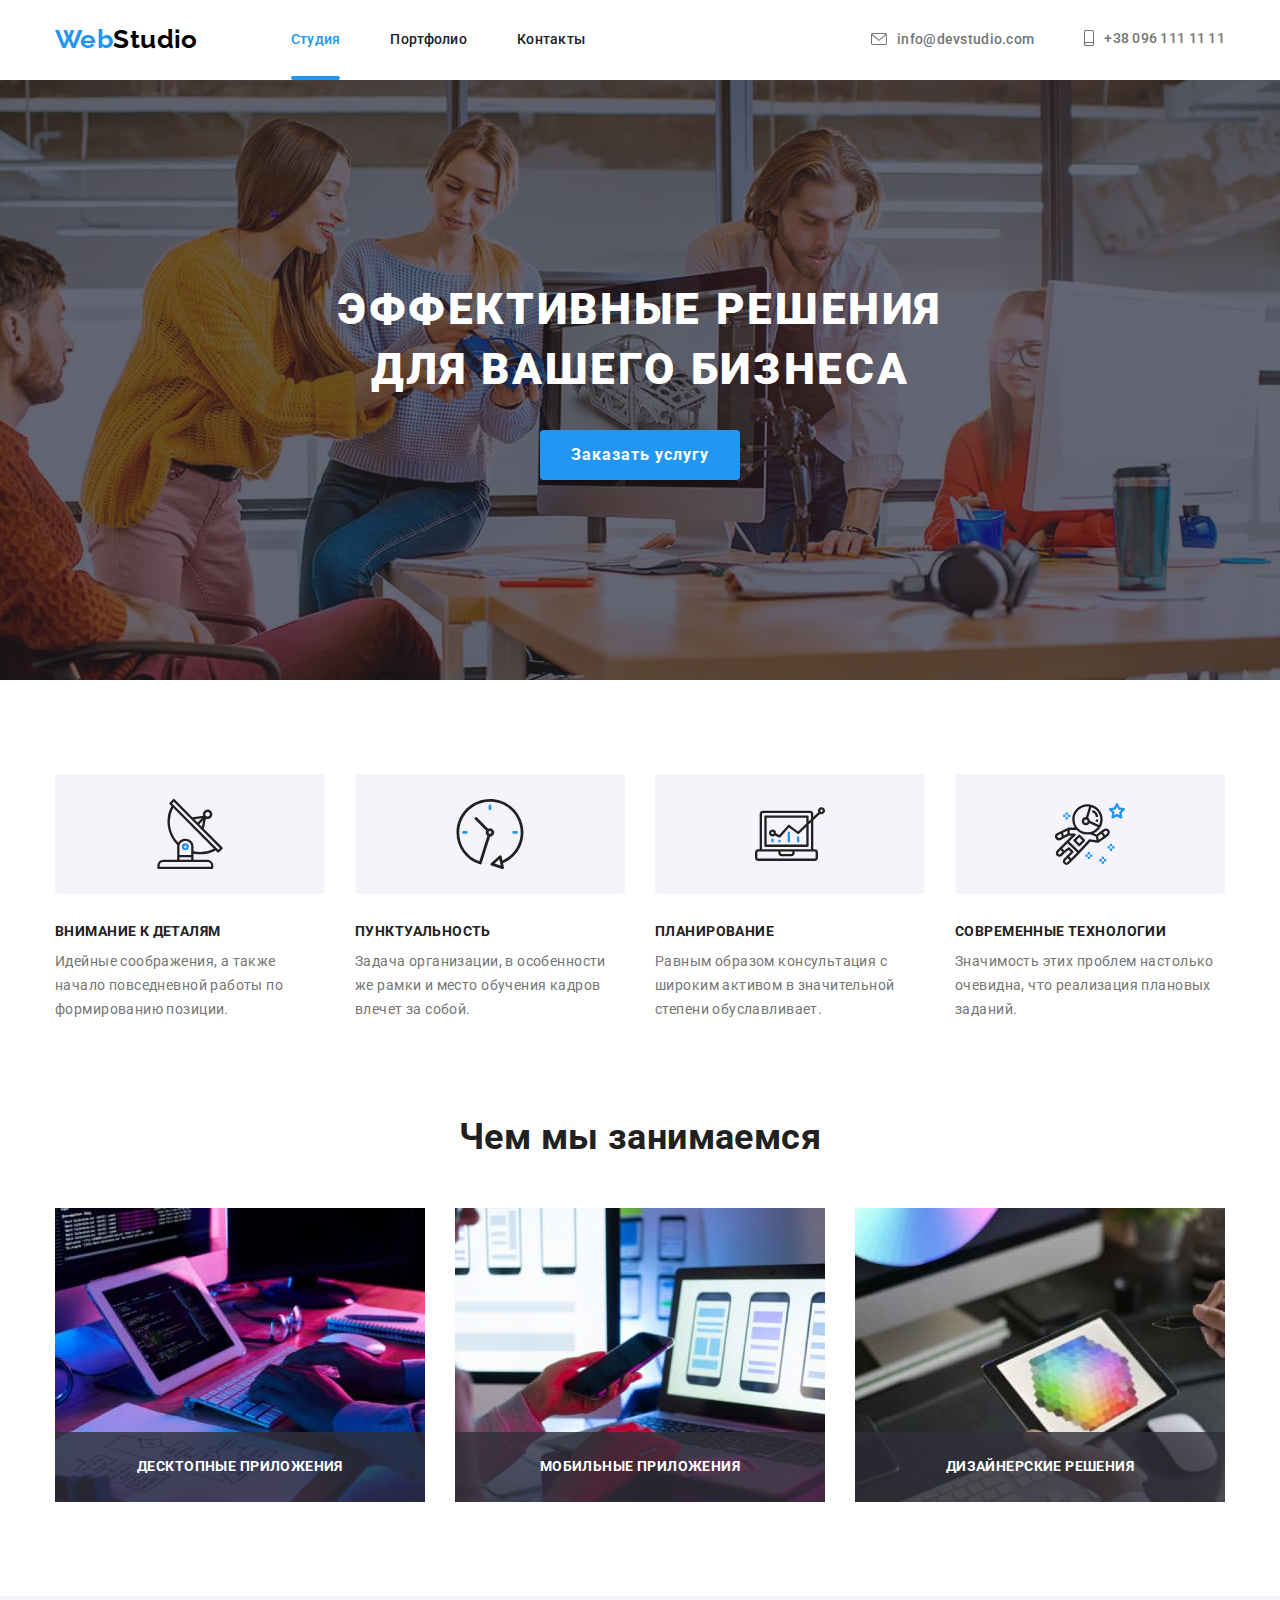
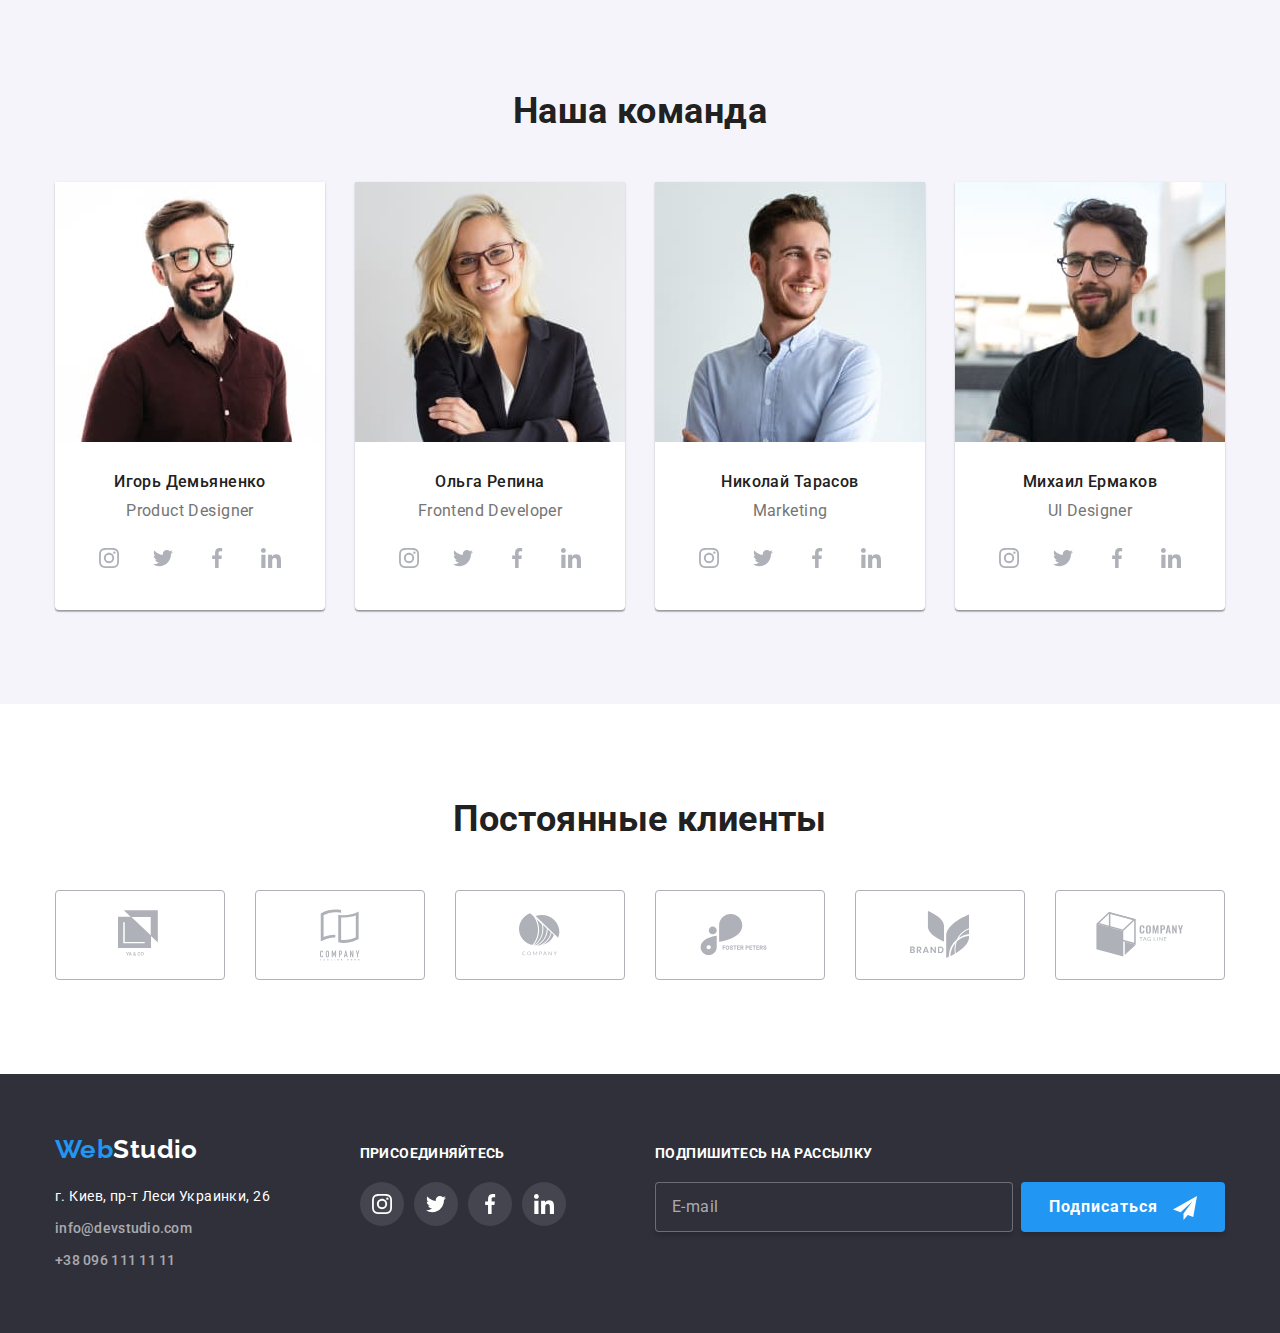
<file: index.html>
<!DOCTYPE html>
<html lang="ru">
  <head>
    <meta charset="UTF-8" />
    <meta name="viewport" content="width=device-width, initial-scale=1.0" />
    <title>WebStudio</title>

    <!-- Google fonts -->
    <link rel="preconnect" href="https://fonts.gstatic.com" />
    <link
      href="https://fonts.googleapis.com/css2?family=Raleway:wght@700&family=Roboto:wght@400;500;700;900&display=swap"
      rel="stylesheet"
    />

    <!-- Normalize -->
    <link
      rel="stylesheet"
      href="https://cdnjs.cloudflare.com/ajax/libs/modern-normalize/1.0.0/modern-normalize.min.css"
    />

    <link rel="stylesheet" href="./css/main.min.css" />
  </head>
  <body>
    <header class="header">
      <div class="container header-wrapper">
        <a class="logo header-locate" href="./index.html"
          >Web<span class="logo-right dark-theme">Studio</span></a
        >

        <button class="mobile-menu-btn" type="button" data-menu-button>
          <svg
            class="mobile-menu-icon"
            aria-label="Переключатель мобильного меню"
          >
            <use
              class="mobile-menu-icon-menu"
              href="./images/sprite.svg#menu"
            ></use>
            <use
              class="mobile-menu-icon-close"
              href="./images/sprite.svg#close"
            ></use>
          </svg>
        </button>

        <nav class="main-nav">
          <ul class="main-nav-list">
            <li class="main-nav-item">
              <a class="main-nav-link current-link" href="./index.html"
                >Студия</a
              >
            </li>
            <li class="main-nav-item">
              <a class="main-nav-link" href="./portfolio.html">Портфолио</a>
            </li>
            <li class="main-nav-item">
              <a class="main-nav-link" href="">Контакты</a>
            </li>
          </ul>
        </nav>

        <address class="contacts-header">
          <ul class="contacts-header-list">
            <li class="contacts-header-item">
              <a class="contacts-header-link" href="mailto:info@devstudio.com"
                ><svg class="contacts-header-icon icon-envelope">
                  <use href="./images/sprite.svg#envelope"></use></svg
                >info@devstudio.com</a
              >
            </li>
            <li class="contacts-header-item">
              <a class="contacts-header-link" href="tel:+380961111111"
                ><svg class="contacts-header-icon icon-smartphone">
                  <use href="./images/sprite.svg#smartphone"></use></svg
                >+38 096 111 11 11</a
              >
            </li>
          </ul>
        </address>
      </div>

      <div class="mobile-menu" data-menu>
        <nav class="mobile-nav">
          <ul class="mobile-nav-list">
            <li class="mobile-nav-item">
              <a class="mobile-nav-link current-link" href="./index.html"
                >Студия</a
              >
            </li>
            <li class="mobile-nav-item">
              <a class="mobile-nav-link" href="./portfolio.html">Портфолио</a>
            </li>
            <li class="mobile-nav-item">
              <a class="mobile-nav-link" href="">Контакты</a>
            </li>
          </ul>
        </nav>

        <address class="mobile-contacts">
          <ul class="mobile-contacts-list">
            <li class="mobile-contacts-item">
              <a class="mobile-contacts-link" href="tel:+380961111111"
                >+38 096 111 11 11</a
              >
            </li>
            <li class="mobile-contacts-item">
              <a class="mobile-contacts-link" href="mailto:info@devstudio.com"
                >info@devstudio.com</a
              >
            </li>
          </ul>
        </address>

        <ul class="mobile-socials-list">
          <li class="mobile-socials-list-item">
            <a class="mobile-socials-list-link" href="" aria-label="Instagram"
              >Instagram
            </a>
          </li>
          <li class="mobile-socials-list-item">
            <a class="mobile-socials-list-link" href="" aria-label="Twitter"
              >Twitter
            </a>
          </li>
          <li class="mobile-socials-list-item">
            <a class="mobile-socials-list-link" href="" aria-label="Facebook"
              >Facebook
            </a>
          </li>
          <li class="mobile-socials-list-item">
            <a class="mobile-socials-list-link" href="" aria-label="Linkedin"
              >Linkedin
            </a>
          </li>
        </ul>
      </div>
    </header>

    <main>
      <!-- Hero -->
      <section class="hero-overlay">
        <div class="hero-content">
          <h1 class="hero-title">
            Эффективные решения<br />
            для вашего бизнеса
          </h1>
          <button class="accent-btn" type="button" data-modal-open>
            Заказать услугу
          </button>
        </div>
      </section>

      <!-- Feautures -->
      <section class="feautures">
        <div class="container">
          <h2 class="visually-hidden">Преимущества</h2>

          <ul class="feautures-list">
            <li class="feauture-item">
              <div class="feauture-icon-wrapper">
                <svg class="feauture-icon" width="70" height="70">
                  <use href="./images/sprite.svg#antenna"></use>
                </svg>
              </div>
              <h3 class="feauture-name">Внимание к деталям</h3>
              <p class="feauture-descr">
                Идейные соображения, а также начало повседневной работы по
                формированию позиции.
              </p>
            </li>
            <li class="feauture-item">
              <div class="feauture-icon-wrapper">
                <svg class="feauture-icon" width="70" height="70">
                  <use href="./images/sprite.svg#clock"></use>
                </svg>
              </div>
              <h3 class="feauture-name">Пунктуальность</h3>
              <p class="feauture-descr">
                Задача организации, в особенности же рамки и место обучения
                кадров влечет за собой.
              </p>
            </li>
            <li class="feauture-item">
              <div class="feauture-icon-wrapper">
                <svg class="feauture-icon" width="70" height="70">
                  <use href="./images/sprite.svg#diagram"></use>
                </svg>
              </div>
              <h3 class="feauture-name">Планирование</h3>
              <p class="feauture-descr">
                Равным образом консультация с широким активом в значительной
                степени обуславливает.
              </p>
            </li>
            <li class="feauture-item">
              <div class="feauture-icon-wrapper">
                <svg class="feauture-icon" width="70" height="70">
                  <use href="./images/sprite.svg#astronaut"></use>
                </svg>
              </div>
              <h3 class="feauture-name">Современные технологии</h3>
              <p class="feauture-descr">
                Значимость этих проблем настолько очевидна, что реализация
                плановых заданий.
              </p>
            </li>
          </ul>
        </div>
      </section>

      <!-- Activity -->
      <section class="activity section">
        <div class="container">
          <h2 class="section-title">Чем мы занимаемся</h2>

          <ul class="activity-list">
            <li class="activity-list-item">
              <img
                srcset="./images/activity/product-1@2x.jpg 2x"
                src="./images/activity/product-1.jpg"
                alt="Человек работает за компьютером, планшетом"
              />
              <h3 class="activity-list-name">Десктопные приложения</h3>
            </li>
            <li class="activity-list-item">
              <img
                srcset="./images/activity/product-2@2x.jpg 2x"
                src="./images/activity/product-2.jpg"
                alt="Человек с телефоном, за ноутбуком"
              />
              <h3 class="activity-list-name">Мобильные приложения</h3>
            </li>
            <li class="activity-list-item">
              <img
                srcset="./images/activity/product-3@2x.jpg 2x"
                src="./images/activity/product-3.jpg"
                alt="Дизайнер подбирает цвета на планшете"
              />
              <h3 class="activity-list-name">Дизайнерские решения</h3>
            </li>
          </ul>
        </div>
      </section>

      <!-- Team -->
      <section class="team section">
        <div class="container">
          <h2 class="section-title">Наша команда</h2>

          <ul class="team-list">
            <li class="team-item">
              <picture>
                <source
                  srcset="
                    ./images/team/pc-staff-1.jpg    1x,
                    ./images/team/pc-staff-1@2x.jpg 2x
                  "
                  media="(min-width: 1200px)"
                />
                <source
                  srcset="
                    ./images/team/tab-staff-1.jpg    1x,
                    ./images/team/tab-staff-1@2x.jpg 2x
                  "
                  media="(min-width: 768px)"
                />
                <img
                  class="team-foto"
                  srcset="./images/team/mob-staff-1@2x.jpg 2x"
                  src="./images/team/mob-staff-1.jpg"
                  alt="Игорь Демьяненко"
                />
              </picture>
              <div class="team-label">
                <h3 class="team-name">Игорь Демьяненко</h3>
                <p class="team-position">Product Designer</p>
                <ul class="socials-list">
                  <li class="socials-list-item">
                    <a
                      class="socials-list-link light-theme"
                      href=""
                      aria-label="Instagram"
                    >
                      <svg class="socials-list-icon" width="20" height="20">
                        <use href="./images/sprite.svg#instagram"></use>
                      </svg>
                    </a>
                  </li>
                  <li class="socials-list-item">
                    <a
                      class="socials-list-link light-theme"
                      href=""
                      aria-label="Twitter"
                    >
                      <svg class="socials-list-icon" width="20" height="20">
                        <use href="./images/sprite.svg#twitter"></use>
                      </svg>
                    </a>
                  </li>
                  <li class="socials-list-item">
                    <a
                      class="socials-list-link light-theme"
                      href=""
                      aria-label="Facebook"
                    >
                      <svg class="socials-list-icon" width="20" height="20">
                        <use href="./images/sprite.svg#facebook"></use>
                      </svg>
                    </a>
                  </li>
                  <li class="socials-list-item">
                    <a
                      class="socials-list-link light-theme"
                      href=""
                      aria-label="Linkedin"
                    >
                      <svg class="socials-list-icon" width="20" height="20">
                        <use href="./images/sprite.svg#linkedin"></use>
                      </svg>
                    </a>
                  </li>
                </ul>
              </div>
            </li>
            <li class="team-item">
              <picture>
                <source
                  srcset="
                    ./images/team/pc-staff-2.jpg    1x,
                    ./images/team/pc-staff-2@2x.jpg 2x
                  "
                  media="(min-width: 1200px)"
                />
                <source
                  srcset="
                    ./images/team/tab-staff-2.jpg    1x,
                    ./images/team/tab-staff-2@2x.jpg 2x
                  "
                  media="(min-width: 768px)"
                />
                <img
                  class="team-foto"
                  srcset="./images/team/mob-staff-2@2x.jpg 2x"
                  src="./images/team/mob-staff-2.jpg"
                  alt="Ольга Репина"
                />
              </picture>
              <div class="team-label">
                <h3 class="team-name">Ольга Репина</h3>
                <p class="team-position">Frontend Developer</p>
                <ul class="socials-list">
                  <li class="socials-list-item">
                    <a
                      class="socials-list-link light-theme"
                      href=""
                      aria-label="Instagram"
                    >
                      <svg class="socials-list-icon" width="20" height="20">
                        <use href="./images/sprite.svg#instagram"></use>
                      </svg>
                    </a>
                  </li>
                  <li class="socials-list-item">
                    <a
                      class="socials-list-link light-theme"
                      href=""
                      aria-label="Twitter"
                    >
                      <svg class="socials-list-icon" width="20" height="20">
                        <use href="./images/sprite.svg#twitter"></use>
                      </svg>
                    </a>
                  </li>
                  <li class="socials-list-item">
                    <a
                      class="socials-list-link light-theme"
                      href=""
                      aria-label="Facebook"
                    >
                      <svg class="socials-list-icon" width="20" height="20">
                        <use href="./images/sprite.svg#facebook"></use>
                      </svg>
                    </a>
                  </li>
                  <li class="socials-list-item">
                    <a
                      class="socials-list-link light-theme"
                      href=""
                      aria-label="Linkedin"
                    >
                      <svg class="socials-list-icon" width="20" height="20">
                        <use href="./images/sprite.svg#linkedin"></use>
                      </svg>
                    </a>
                  </li>
                </ul>
              </div>
            </li>
            <li class="team-item">
              <picture>
                <source
                  srcset="
                    ./images/team/pc-staff-3.jpg    1x,
                    ./images/team/pc-staff-3@2x.jpg 2x
                  "
                  media="(min-width: 1200px)"
                />
                <source
                  srcset="
                    ./images/team/tab-staff-3.jpg    1x,
                    ./images/team/tab-staff-3@2x.jpg 2x
                  "
                  media="(min-width: 768px)"
                />
                <img
                  class="team-foto"
                  srcset="./images/team/mob-staff-3@2x.jpg 2x"
                  src="./images/team/mob-staff-3.jpg"
                  alt="Николай Тарасов"
                />
              </picture>
              <div class="team-label">
                <h3 class="team-name">Николай Тарасов</h3>
                <p class="team-position">Marketing</p>
                <ul class="socials-list">
                  <li class="socials-list-item">
                    <a
                      class="socials-list-link light-theme"
                      href=""
                      aria-label="Instagram"
                    >
                      <svg class="socials-list-icon" width="20" height="20">
                        <use href="./images/sprite.svg#instagram"></use>
                      </svg>
                    </a>
                  </li>
                  <li class="socials-list-item">
                    <a
                      class="socials-list-link light-theme"
                      href=""
                      aria-label="Twitter"
                    >
                      <svg class="socials-list-icon" width="20" height="20">
                        <use href="./images/sprite.svg#twitter"></use>
                      </svg>
                    </a>
                  </li>
                  <li class="socials-list-item">
                    <a
                      class="socials-list-link light-theme"
                      href=""
                      aria-label="Facebook"
                    >
                      <svg class="socials-list-icon" width="20" height="20">
                        <use href="./images/sprite.svg#facebook"></use>
                      </svg>
                    </a>
                  </li>
                  <li class="socials-list-item">
                    <a
                      class="socials-list-link light-theme"
                      href=""
                      aria-label="Linkedin"
                    >
                      <svg class="socials-list-icon" width="20" height="20">
                        <use href="./images/sprite.svg#linkedin"></use>
                      </svg>
                    </a>
                  </li>
                </ul>
              </div>
            </li>
            <li class="team-item">
              <picture>
                <source
                  srcset="
                    ./images/team/pc-staff-4.jpg    1x,
                    ./images/team/pc-staff-4@2x.jpg 2x
                  "
                  media="(min-width: 1200px)"
                />
                <source
                  srcset="
                    ./images/team/tab-staff-4.jpg    1x,
                    ./images/team/tab-staff-4@2x.jpg 2x
                  "
                  media="(min-width: 768px)"
                />
                <img
                  class="team-foto"
                  srcset="./images/team/mob-staff-4@2x.jpg 2x"
                  src="./images/team/mob-staff-4.jpg"
                  alt="Михаил Ермаков"
                />
              </picture>
              <div class="team-label">
                <h3 class="team-name">Михаил Ермаков</h3>
                <p class="team-position">UI Designer</p>
                <ul class="socials-list">
                  <li class="socials-list-item">
                    <a
                      class="socials-list-link light-theme"
                      href=""
                      aria-label="Instagram"
                    >
                      <svg class="socials-list-icon" width="20" height="20">
                        <use href="./images/sprite.svg#instagram"></use>
                      </svg>
                    </a>
                  </li>
                  <li class="socials-list-item">
                    <a
                      class="socials-list-link light-theme"
                      href=""
                      aria-label="Twitter"
                    >
                      <svg class="socials-list-icon" width="20" height="20">
                        <use href="./images/sprite.svg#twitter"></use>
                      </svg>
                    </a>
                  </li>
                  <li class="socials-list-item">
                    <a
                      class="socials-list-link light-theme"
                      href=""
                      aria-label="Facebook"
                    >
                      <svg class="socials-list-icon" width="20" height="20">
                        <use href="./images/sprite.svg#facebook"></use>
                      </svg>
                    </a>
                  </li>
                  <li class="socials-list-item">
                    <a
                      class="socials-list-link light-theme"
                      href=""
                      aria-label="Linkedin"
                    >
                      <svg class="socials-list-icon" width="20" height="20">
                        <use href="./images/sprite.svg#linkedin"></use>
                      </svg>
                    </a>
                  </li>
                </ul>
              </div>
            </li>
          </ul>
        </div>
      </section>

      <!-- Clients -->
      <section class="section">
        <div class="container">
          <h2 class="section-title">Постоянные клиенты</h2>
          <ul class="clients-list">
            <li class="clients-list-item">
              <a class="clients-list-link" href="" aria-label="Клиент 1">
                <svg class="clients-list-icon" width="44" height="49">
                  <use href="./images/sprite.svg#clients1"></use>
                </svg>
              </a>
            </li>
            <li class="clients-list-item">
              <a class="clients-list-link" href="" aria-label="Клиент 2">
                <svg class="clients-list-icon" width="40" height="52">
                  <use href="./images/sprite.svg#clients2"></use>
                </svg>
              </a>
            </li>
            <li class="clients-list-item">
              <a class="clients-list-link" href="" aria-label="Клиент 3">
                <svg class="clients-list-icon" width="41" height="43">
                  <use href="./images/sprite.svg#clients3"></use>
                </svg>
              </a>
            </li>
            <li class="clients-list-item">
              <a class="clients-list-link" href="" aria-label="Клиент 4">
                <svg class="clients-list-icon" width="80" height="42">
                  <use href="./images/sprite.svg#clients4"></use>
                </svg>
              </a>
            </li>
            <li class="clients-list-item">
              <a class="clients-list-link" href="" aria-label="Клиент 5">
                <svg class="clients-list-icon" width="59" height="47">
                  <use href="./images/sprite.svg#clients5"></use>
                </svg>
              </a>
            </li>
            <li class="clients-list-item">
              <a class="clients-list-link" href="" aria-label="Клиент 6">
                <svg class="clients-list-icon" width="88" height="45">
                  <use href="./images/sprite.svg#clients6"></use>
                </svg>
              </a>
            </li>
          </ul>
        </div>
      </section>
    </main>

    <footer class="page-footer">
      <div class="container footer-wrapper">
        <div class="footer-contacts-wrapper">
          <a class="logo footer-locate" href="./index.html"
            >Web<span class="logo-right light-theme">Studio</span></a
          >

          <address class="contacts-footer">
            <p class="contacts-footer-location">
              г. Киев, пр-т Леси Украинки, 26
            </p>
            <ul class="contacts-footer-list">
              <li class="contacts-footer-item">
                <a class="contacts-footer-link" href="mailto:info@devstudio.com"
                  >info@devstudio.com</a
                >
              </li>
              <li class="contacts-footer-item">
                <a class="contacts-footer-link" href="tel:+380961111111"
                  >+38 096 111 11 11</a
                >
              </li>
            </ul>
          </address>
        </div>

        <div class="footer-socials-wrapper">
          <b class="invite-label">Присоединяйтесь</b>
          <ul class="socials-list">
            <li class="socials-list-item">
              <a
                class="socials-list-link dark-theme"
                href=""
                aria-label="Instagram"
              >
                <svg class="socials-list-icon" width="20" height="20">
                  <use href="./images/sprite.svg#instagram"></use>
                </svg>
              </a>
            </li>
            <li class="socials-list-item">
              <a
                class="socials-list-link dark-theme"
                href=""
                aria-label="Twitter"
              >
                <svg class="socials-list-icon" width="20" height="20">
                  <use href="./images/sprite.svg#twitter"></use>
                </svg>
              </a>
            </li>
            <li class="socials-list-item">
              <a
                class="socials-list-link dark-theme"
                href=""
                aria-label="Facebook"
              >
                <svg class="socials-list-icon" width="20" height="20">
                  <use href="./images/sprite.svg#facebook"></use>
                </svg>
              </a>
            </li>
            <li class="socials-list-item">
              <a
                class="socials-list-link dark-theme"
                href=""
                aria-label="Linkedin"
              >
                <svg class="socials-list-icon" width="20" height="20">
                  <use href="./images/sprite.svg#linkedin"></use>
                </svg>
              </a>
            </li>
          </ul>
        </div>

        <div class="footer-subscribe-wrapper">
          <b class="invite-label">Подпишитесь на рассылку</b>
          <form class="subscribe-form">
            <input
              class="subscribe-mail-input"
              type="email"
              name="email"
              placeholder="E-mail"
              required
            />
            <button class="accent-btn" type="submit">
              Подписаться
              <svg class="subscribe-bnt-icon" width="24" height="24">
                <use href="./images/sprite.svg#send"></use>
              </svg>
            </button>
          </form>
        </div>
      </div>
    </footer>

    <!-- MODAL -->

    <div class="backdrop is-hidden" data-modal>
      <div class="modal">
        <b class="personal-caption">Оставьте свои данные, мы вам перезвоним</b>
        <form class="personal-form">
          <label class="personal-data-label">
            <span class="personal-data-text">Имя</span>
            <input
              class="personal-data-input"
              type="text"
              name="name"
              required
            />
            <svg class="personal-data-icon" width="18" height="18">
              <use href="./images/sprite.svg#person"></use>
            </svg>
          </label>
          <label class="personal-data-label">
            <span class="personal-data-text">Телефон</span>
            <input
              class="personal-data-input"
              type="tel"
              name="phone"
              required
            />
            <svg class="personal-data-icon" width="18" height="18">
              <use href="./images/sprite.svg#phone"></use>
            </svg>
          </label>
          <label class="personal-data-label">
            <span class="personal-data-text">Почта</span>
            <input class="personal-data-input" type="email" name="email" />
            <svg class="personal-data-icon" width="18" height="18">
              <use href="./images/sprite.svg#email"></use>
            </svg>
          </label>
          <label class="personal-data-label comment-text"
            ><span class="personal-data-text">Комментарий</span
            ><textarea
              class="personal-data-input comment-text"
              name="comment"
              placeholder="Введите текст"
            ></textarea>
          </label>

          <div class="personal-cb-wrapper">
            <input
              class="personal-cb-input visually-hidden"
              type="checkbox"
              name="agreement"
              id="agreement"
            />
            <label class="personal-cb-label" for="agreement"
              >Соглашаюсь с рассылкой и принимаю
              <a class="personal-cond-link" href="">Условия договора</a></label
            >
          </div>

          <button class="accent-btn personal-locate" type="submit">
            Отправить
          </button>
        </form>

        <button class="modal-close" aria-label="Закрыть" data-modal-close>
          <svg class="modal-close-icon" width="11" height="11">
            <use href="./images/sprite.svg#close"></use>
          </svg>
        </button>
      </div>
    </div>

    <!-- END MODAL -->

    <!-- SCRIPTS -->

    <script src="./js/modal.js"></script>
    <script src="./js/menu.js"></script>

    <!-- END SCRIPTS -->
  </body>
</html>
</file>
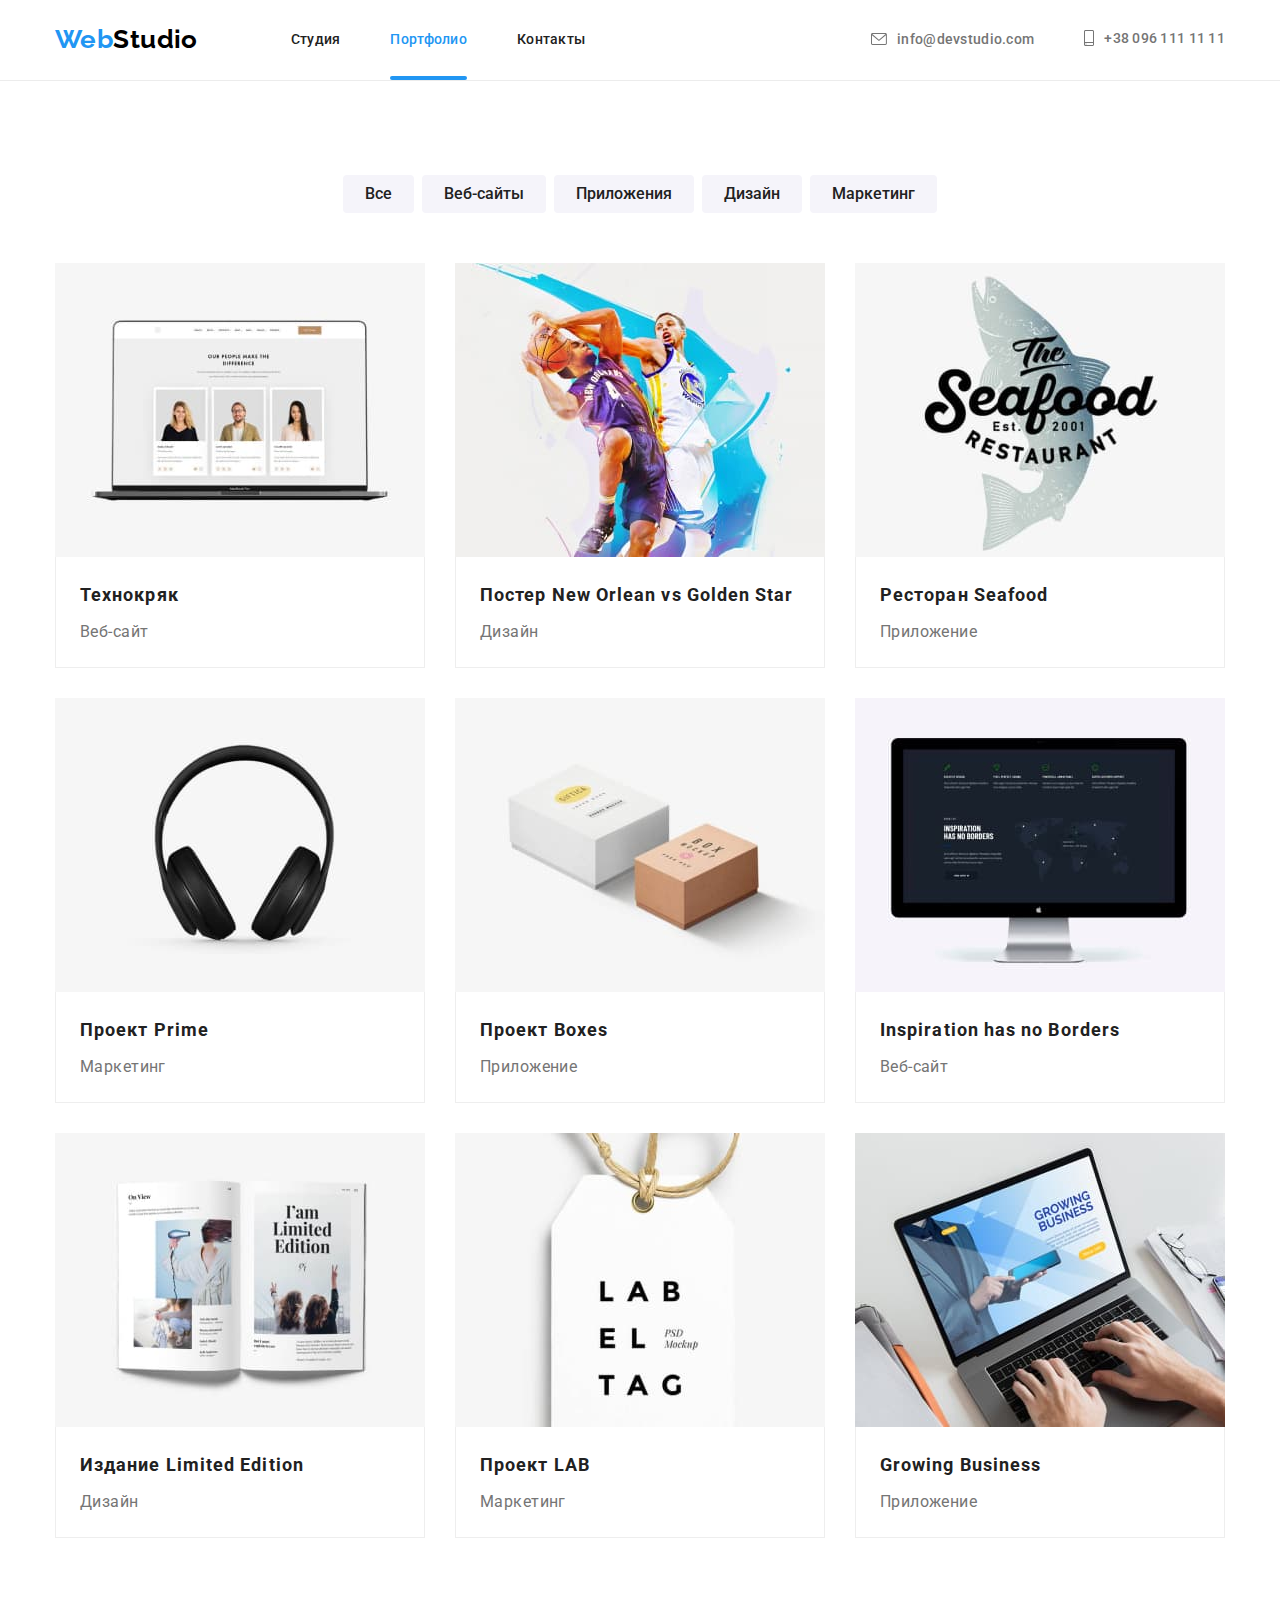
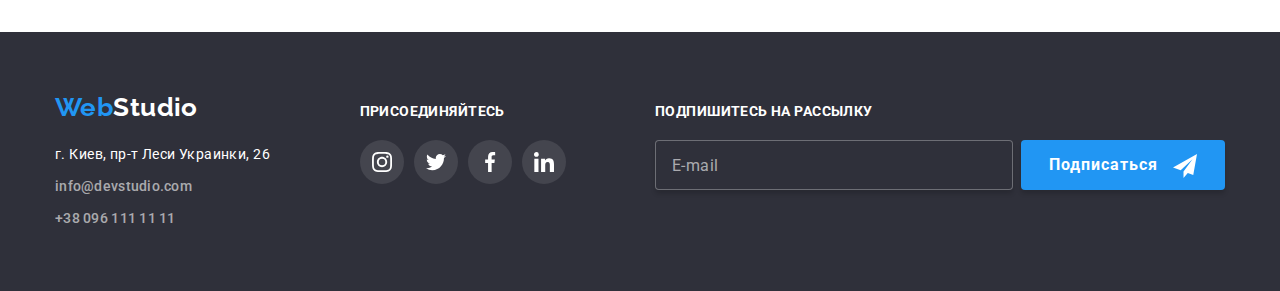
<file: portfolio.html>
<!DOCTYPE html>
<html lang="ru">
  <head>
    <meta charset="UTF-8" />
    <meta name="viewport" content="width=device-width, initial-scale=1.0" />
    <title>WebStudio</title>

    <!-- Google fonts -->
    <link rel="preconnect" href="https://fonts.gstatic.com" />
    <link
      href="https://fonts.googleapis.com/css2?family=Raleway:wght@700&family=Roboto:wght@400;500;700&display=swap"
      rel="stylesheet"
    />

    <!-- Normalize -->
    <link
      rel="stylesheet"
      href="https://cdnjs.cloudflare.com/ajax/libs/modern-normalize/1.0.0/modern-normalize.min.css"
    />

    <link rel="stylesheet" href="./css/main.min.css" />
  </head>
  <body>
    <header class="header">
      <div class="container header-wrapper">
        <a class="logo header-locate" href="./index.html"
          >Web<span class="logo-right dark-theme">Studio</span></a
        >

        <button class="mobile-menu-btn" type="button" data-menu-button>
          <svg
            class="mobile-menu-icon"
            aria-label="Переключатель мобильного меню"
          >
            <use
              class="mobile-menu-icon-menu"
              href="./images/sprite.svg#menu"
            ></use>
            <use
              class="mobile-menu-icon-close"
              href="./images/sprite.svg#close"
            ></use>
          </svg>
        </button>

        <nav class="main-nav">
          <ul class="main-nav-list">
            <li class="main-nav-item">
              <a class="main-nav-link" href="./index.html">Студия</a>
            </li>
            <li class="main-nav-item">
              <a class="main-nav-link current-link" href="./portfolio.html"
                >Портфолио</a
              >
            </li>
            <li class="main-nav-item">
              <a class="main-nav-link" href="">Контакты</a>
            </li>
          </ul>
        </nav>

        <address class="contacts-header">
          <ul class="contacts-header-list">
            <li class="contacts-header-item">
              <a class="contacts-header-link" href="mailto:info@devstudio.com"
                ><svg class="contacts-header-icon icon-envelope">
                  <use href="./images/sprite.svg#envelope"></use></svg
                >info@devstudio.com</a
              >
            </li>
            <li class="contacts-header-item">
              <a class="contacts-header-link" href="tel:+380961111111"
                ><svg class="contacts-header-icon icon-smartphone">
                  <use href="./images/sprite.svg#smartphone"></use></svg
                >+38 096 111 11 11</a
              >
            </li>
          </ul>
        </address>
      </div>

      <div class="mobile-menu" data-menu>
        <nav class="mobile-nav">
          <ul class="mobile-nav-list">
            <li class="mobile-nav-item">
              <a class="mobile-nav-link" href="./index.html">Студия</a>
            </li>
            <li class="mobile-nav-item">
              <a class="mobile-nav-link current-link" href="./portfolio.html"
                >Портфолио</a
              >
            </li>
            <li class="mobile-nav-item">
              <a class="mobile-nav-link" href="">Контакты</a>
            </li>
          </ul>
        </nav>

        <address class="mobile-contacts">
          <ul class="mobile-contacts-list">
            <li class="mobile-contacts-item">
              <a class="mobile-contacts-link" href="tel:+380961111111"
                >+38 096 111 11 11</a
              >
            </li>
            <li class="mobile-contacts-item">
              <a class="mobile-contacts-link" href="mailto:info@devstudio.com"
                >info@devstudio.com</a
              >
            </li>
          </ul>
        </address>

        <ul class="mobile-socials-list">
          <li class="mobile-socials-list-item">
            <a class="mobile-socials-list-link" href="" aria-label="Instagram"
              >Instagram
            </a>
          </li>
          <li class="mobile-socials-list-item">
            <a class="mobile-socials-list-link" href="" aria-label="Twitter"
              >Twitter
            </a>
          </li>
          <li class="mobile-socials-list-item">
            <a class="mobile-socials-list-link" href="" aria-label="Facebook"
              >Facebook
            </a>
          </li>
          <li class="mobile-socials-list-item">
            <a class="mobile-socials-list-link" href="" aria-label="Linkedin"
              >Linkedin
            </a>
          </li>
        </ul>
      </div>
    </header>

    <main>
      <!-- Portfolio -->
      <section class="portfolio section">
        <div class="container">
          <h1 class="visually-hidden">Портфолио</h1>

          <!-- Portfolio tabs -->
          <ul class="portfolio-tabs">
            <li class="portfolio-inset">
              <button class="portfolio-btn" type="button">Все</button>
            </li>
            <li class="portfolio-inset">
              <button class="portfolio-btn" type="button">Веб-сайты</button>
            </li>
            <li class="portfolio-inset">
              <button class="portfolio-btn" type="button">Приложения</button>
            </li>
            <li class="portfolio-inset">
              <button class="portfolio-btn" type="button">Дизайн</button>
            </li>
            <li class="portfolio-inset">
              <button class="portfolio-btn" type="button">Маркетинг</button>
            </li>
          </ul>

          <!-- Portfolio list -->
          <ul class="portfolio-list">
            <li class="portfolio-item">
              <a class="portfolio-list-link" href="">
                <div class="portfolio-list-thumb">
                  <picture>
                    <source
                      srcset="
                        ./images/portfolio/pc-tech.jpg    1x,
                        ./images/portfolio/pc-tech@2x.jpg 2x
                      "
                      media="(min-width: 1200px)"
                    />
                    <source
                      srcset="
                        ./images/portfolio/tab-tech.jpg    1x,
                        ./images/portfolio/tab-tech@2x.jpg 2x
                      "
                      media="(min-width: 768px)"
                    />
                    <img
                      class="portfolio-img"
                      srcset="./images/portfolio/mob-tech@2x.jpg 2x"
                      src="./images/portfolio/mob-tech.jpg"
                      alt="Открытый сайт на ноутбуке"
                    />
                  </picture>
                  <p class="portfolio-list-stick">
                    Технокряк это современная площадка распространения
                    коронавируса. Компании используют эту платформу для
                    цифрового шпионажа и атак на защищённые сервера конкурентов.
                  </p>
                </div>
                <div class="portfolio-label">
                  <h2 class="portfolio-name">Технокряк</h2>
                  <p class="portfolio-descr">Веб-сайт</p>
                </div>
              </a>
            </li>
            <li class="portfolio-item">
              <a class="portfolio-list-link" href="">
                <div class="portfolio-list-thumb">
                  <picture>
                    <source
                      srcset="
                        ./images/portfolio/pc-star.jpg    1x,
                        ./images/portfolio/pc-star@2x.jpg 2x
                      "
                      media="(min-width: 1200px)"
                    />
                    <source
                      srcset="
                        ./images/portfolio/tab-star.jpg    1x,
                        ./images/portfolio/tab-star@2x.jpg 2x
                      "
                      media="(min-width: 768px)"
                    />
                    <img
                      class="portfolio-img"
                      srcset="./images/portfolio/mob-star@2x.jpg 2x"
                      src="./images/portfolio/mob-star.jpg"
                      alt="Два баскетболиста с мячом"
                    />
                  </picture>
                  <p class="portfolio-list-stick">
                    Технокряк это современная площадка распространения
                    коронавируса. Компании используют эту платформу для
                    цифрового шпионажа и атак на защищённые сервера конкурентов.
                  </p>
                </div>
                <div class="portfolio-label">
                  <h2 class="portfolio-name">
                    Постер New Orlean vs Golden Star
                  </h2>
                  <p class="portfolio-descr">Дизайн</p>
                </div>
              </a>
            </li>
            <li class="portfolio-item">
              <a class="portfolio-list-link" href="">
                <div class="portfolio-list-thumb">
                  <picture>
                    <source
                      srcset="
                        ./images/portfolio/pc-seafood.jpg    1x,
                        ./images/portfolio/pc-seafood@2x.jpg 2x
                      "
                      media="(min-width: 1200px)"
                    />
                    <source
                      srcset="
                        ./images/portfolio/tab-seafood.jpg    1x,
                        ./images/portfolio/tab-seafood@2x.jpg 2x
                      "
                      media="(min-width: 768px)"
                    />
                    <img
                      class="portfolio-img"
                      srcset="./images/portfolio/mob-seafood@2x.jpg 2x"
                      src="./images/portfolio/mob-seafood.jpg"
                      alt="Логотип ресторана морепродуктов"
                    />
                  </picture>
                  <p class="portfolio-list-stick">
                    Технокряк это современная площадка распространения
                    коронавируса. Компании используют эту платформу для
                    цифрового шпионажа и атак на защищённые сервера конкурентов.
                  </p>
                </div>
                <div class="portfolio-label">
                  <h2 class="portfolio-name">Ресторан Seafood</h2>
                  <p class="portfolio-descr">Приложение</p>
                </div>
              </a>
            </li>
            <li class="portfolio-item">
              <a class="portfolio-list-link" href="">
                <div class="portfolio-list-thumb">
                  <picture>
                    <source
                      srcset="
                        ./images/portfolio/pc-prime.jpg    1x,
                        ./images/portfolio/pc-prime@2x.jpg 2x
                      "
                      media="(min-width: 1200px)"
                    />
                    <source
                      srcset="
                        ./images/portfolio/tab-prime.jpg    1x,
                        ./images/portfolio/tab-prime@2x.jpg 2x
                      "
                      media="(min-width: 768px)"
                    />
                    <img
                      class="portfolio-img"
                      srcset="./images/portfolio/mob-prime@2x.jpg 2x"
                      src="./images/portfolio/mob-prime.jpg"
                      alt="Наушники"
                    />
                  </picture>
                  <p class="portfolio-list-stick">
                    Технокряк это современная площадка распространения
                    коронавируса. Компании используют эту платформу для
                    цифрового шпионажа и атак на защищённые сервера конкурентов.
                  </p>
                </div>
                <div class="portfolio-label">
                  <h2 class="portfolio-name">Проект Prime</h2>
                  <p class="portfolio-descr">Маркетинг</p>
                </div>
              </a>
            </li>
            <li class="portfolio-item">
              <a class="portfolio-list-link" href="">
                <div class="portfolio-list-thumb">
                  <picture>
                    <source
                      srcset="
                        ./images/portfolio/pc-boxes.jpg    1x,
                        ./images/portfolio/pc-boxes@2x.jpg 2x
                      "
                      media="(min-width: 1200px)"
                    />
                    <source
                      srcset="
                        ./images/portfolio/tab-boxes.jpg    1x,
                        ./images/portfolio/tab-boxes@2x.jpg 2x
                      "
                      media="(min-width: 768px)"
                    />
                    <img
                      class="portfolio-img"
                      srcset="./images/portfolio/mob-boxes@2x.jpg 2x"
                      src="./images/portfolio/mob-boxes.jpg"
                      alt="Два разных бокса"
                    />
                  </picture>
                  <p class="portfolio-list-stick">
                    Технокряк это современная площадка распространения
                    коронавируса. Компании используют эту платформу для
                    цифрового шпионажа и атак на защищённые сервера конкурентов.
                  </p>
                </div>
                <div class="portfolio-label">
                  <h2 class="portfolio-name">Проект Boxes</h2>
                  <p class="portfolio-descr">Приложение</p>
                </div>
              </a>
            </li>
            <li class="portfolio-item">
              <a class="portfolio-list-link" href="">
                <div class="portfolio-list-thumb">
                  <picture>
                    <source
                      srcset="
                        ./images/portfolio/pc-inspiration.jpg    1x,
                        ./images/portfolio/pc-inspiration@2x.jpg 2x
                      "
                      media="(min-width: 1200px)"
                    />
                    <source
                      srcset="
                        ./images/portfolio/tab-inspiration.jpg    1x,
                        ./images/portfolio/tab-inspiration@2x.jpg 2x
                      "
                      media="(min-width: 768px)"
                    />
                    <img
                      class="portfolio-img"
                      srcset="./images/portfolio/mob-inspiration@2x.jpg 2x"
                      src="./images/portfolio/mob-inspiration.jpg"
                      alt="Включенный монитор"
                    />
                  </picture>
                  <p class="portfolio-list-stick">
                    Технокряк это современная площадка распространения
                    коронавируса. Компании используют эту платформу для
                    цифрового шпионажа и атак на защищённые сервера конкурентов.
                  </p>
                </div>
                <div class="portfolio-label">
                  <h2 class="portfolio-name">Inspiration has no Borders</h2>
                  <p class="portfolio-descr">Веб-сайт</p>
                </div>
              </a>
            </li>
            <li class="portfolio-item">
              <a class="portfolio-list-link" href="">
                <div class="portfolio-list-thumb">
                  <picture>
                    <source
                      srcset="
                        ./images/portfolio/pc-limited.jpg    1x,
                        ./images/portfolio/pc-limited@2x.jpg 2x
                      "
                      media="(min-width: 1200px)"
                    />
                    <source
                      srcset="
                        ./images/portfolio/tab-limited.jpg    1x,
                        ./images/portfolio/tab-limited@2x.jpg 2x
                      "
                      media="(min-width: 768px)"
                    />
                    <img
                      class="portfolio-img"
                      srcset="./images/portfolio/mob-limited@2x.jpg 2x"
                      src="./images/portfolio/mob-limited.jpg"
                      alt="Открытый журнал"
                    />
                  </picture>
                  <p class="portfolio-list-stick">
                    Технокряк это современная площадка распространения
                    коронавируса. Компании используют эту платформу для
                    цифрового шпионажа и атак на защищённые сервера конкурентов.
                  </p>
                </div>
                <div class="portfolio-label">
                  <h2 class="portfolio-name">Издание Limited Edition</h2>
                  <p class="portfolio-descr">Дизайн</p>
                </div>
              </a>
            </li>
            <li class="portfolio-item">
              <a class="portfolio-list-link" href="">
                <div class="portfolio-list-thumb">
                  <picture>
                    <source
                      srcset="
                        ./images/portfolio/pc-lab.jpg    1x,
                        ./images/portfolio/pc-lab@2x.jpg 2x
                      "
                      media="(min-width: 1200px)"
                    />
                    <source
                      srcset="
                        ./images/portfolio/tab-lab.jpg    1x,
                        ./images/portfolio/tab-lab@2x.jpg 2x
                      "
                      media="(min-width: 768px)"
                    />
                    <img
                      class="portfolio-img"
                      srcset="./images/portfolio/mob-lab@2x.jpg 2x"
                      src="./images/portfolio/mob-lab.jpg"
                      alt="Стильная белая бирка"
                    />
                  </picture>
                  <p class="portfolio-list-stick">
                    Технокряк это современная площадка распространения
                    коронавируса. Компании используют эту платформу для
                    цифрового шпионажа и атак на защищённые сервера конкурентов.
                  </p>
                </div>
                <div class="portfolio-label">
                  <h2 class="portfolio-name">Проект LAB</h2>
                  <p class="portfolio-descr">Маркетинг</p>
                </div>
              </a>
            </li>
            <li class="portfolio-item">
              <a class="portfolio-list-link" href="">
                <div class="portfolio-list-thumb">
                  <picture>
                    <source
                      srcset="
                        ./images/portfolio/pc-business.jpg    1x,
                        ./images/portfolio/pc-business@2x.jpg 2x
                      "
                      media="(min-width: 1200px)"
                    />
                    <source
                      srcset="
                        ./images/portfolio/tab-business.jpg    1x,
                        ./images/portfolio/tab-business@2x.jpg 2x
                      "
                      media="(min-width: 768px)"
                    />
                    <img
                      class="portfolio-img"
                      srcset="./images/portfolio/mob-business@2x.jpg 2x"
                      src="./images/portfolio/mob-business.jpg"
                      alt="Человек работает за ноутбуком"
                    />
                  </picture>
                  <p class="portfolio-list-stick">
                    Технокряк это современная площадка распространения
                    коронавируса. Компании используют эту платформу для
                    цифрового шпионажа и атак на защищённые сервера конкурентов.
                  </p>
                </div>
                <div class="portfolio-label">
                  <h2 class="portfolio-name">Growing Business</h2>
                  <p class="portfolio-descr">Приложение</p>
                </div>
              </a>
            </li>
          </ul>
        </div>
      </section>
    </main>

    <footer class="page-footer">
      <div class="container footer-wrapper">
        <div class="footer-contacts-wrapper">
          <!-- Logo -->
          <a class="logo footer-locate" href="./index.html"
            >Web<span class="logo-right light-theme">Studio</span></a
          >

          <!-- Contacts -->
          <address class="contacts-footer">
            <p class="contacts-footer-location">
              г. Киев, пр-т Леси Украинки, 26
            </p>
            <ul class="contacts-footer-list">
              <li class="contacts-footer-item">
                <a class="contacts-footer-link" href="mailto:info@devstudio.com"
                  >info@devstudio.com</a
                >
              </li>
              <li class="contacts-footer-item">
                <a class="contacts-footer-link" href="tel:+380961111111"
                  >+38 096 111 11 11</a
                >
              </li>
            </ul>
          </address>
        </div>

        <div class="footer-socials-wrapper">
          <b class="invite-label">Присоединяйтесь</b>
          <ul class="socials-list">
            <li class="socials-list-item">
              <a
                class="socials-list-link dark-theme"
                href=""
                aria-label="Instagram"
              >
                <svg class="socials-list-icon" width="20" height="20">
                  <use href="./images/sprite.svg#instagram"></use>
                </svg>
              </a>
            </li>
            <li class="socials-list-item">
              <a
                class="socials-list-link dark-theme"
                href=""
                aria-label="Twitter"
              >
                <svg class="socials-list-icon" width="20" height="20">
                  <use href="./images/sprite.svg#twitter"></use>
                </svg>
              </a>
            </li>
            <li class="socials-list-item">
              <a
                class="socials-list-link dark-theme"
                href=""
                aria-label="Facebook"
              >
                <svg class="socials-list-icon" width="20" height="20">
                  <use href="./images/sprite.svg#facebook"></use>
                </svg>
              </a>
            </li>
            <li class="socials-list-item">
              <a
                class="socials-list-link dark-theme"
                href=""
                aria-label="Linkedin"
              >
                <svg class="socials-list-icon" width="20" height="20">
                  <use href="./images/sprite.svg#linkedin"></use>
                </svg>
              </a>
            </li>
          </ul>
        </div>

        <div class="footer-subscribe-wrapper">
          <b class="invite-label">Подпишитесь на рассылку</b>
          <form class="subscribe-form">
            <input
              class="subscribe-mail-input"
              type="email"
              name="email"
              placeholder="E-mail"
              required
            />
            <button class="accent-btn" type="submit">
              Подписаться
              <svg class="subscribe-bnt-icon" width="24" height="24">
                <use href="./images/sprite.svg#send"></use>
              </svg>
            </button>
          </form>
        </div>
      </div>
    </footer>

    <!-- SCRIPTS -->

    <script src="./js/menu.js"></script>

    <!-- END SCRIPTS -->
  </body>
</html>
</file>
<file: css/main.min.css>
:root{--accent-color: #2196f3;--primary-white-color: #ffffff;--primary-text-color: #757575;--title-text-color: #212121;--secondary-bg-color: #f5f4fa;--primary-font: Roboto, sans-serif;--logo-font: Raleway, sans-serif}.visually-hidden{position:absolute;width:1px;height:1px;margin:-1px;border:0;padding:0;white-space:nowrap;clip-path:inset(100%);clip:rect(0 0 0 0);overflow:hidden}h1,h2,h3{margin-top:0;margin-bottom:0}p{margin-top:0;margin-bottom:0}ul{margin-top:0;margin-bottom:0;padding-left:0;list-style:none}img{display:block;max-width:100%;height:auto}body{background-color:var(--primary-white-color);color:var(--primary-text-color);font-family:var(--primary-font);letter-spacing:0.03em;font-size:14px;line-height:1.14}.container{margin-left:auto;margin-right:auto;padding-left:15px;padding-right:15px}@media screen and (min-width: 480px){.container{width:480px}}@media screen and (min-width: 768px){.container{width:768px}}@media screen and (min-width: 1200px){.container{width:1200px}}.section{padding:60px 0}@media screen and (min-width: 1200px){.section{padding:94px 0}}.section-title{margin-bottom:30px;color:var(--title-text-color);text-align:center;font-size:28px;line-height:1.179}@media screen and (min-width: 1200px){.section-title{margin-bottom:50px;font-size:36px;line-height:1.167}}.logo{color:var(--accent-color);font-family:var(--logo-font);font-weight:700;font-size:24px;line-height:1.167;text-decoration:none}@media screen and (min-width: 1200px){.logo{font-size:26px;line-height:1.192}}.logo-right.dark-theme{color:#000000}.logo-right.light-theme{color:var(--primary-white-color)}@media screen and (min-width: 1200px){.logo.header-locate{margin-right:93px}}.logo.footer-locate{display:inline-block;margin-bottom:20px}.accent-btn{padding:10px 28px;min-width:200px;border-radius:4px;border-style:none;box-shadow:0px 4px 4px rgba(0,0,0,0.15);background-color:var(--accent-color);transition:background-color 250ms cubic-bezier(0.4, 0, 0.2, 1);cursor:pointer;color:var(--primary-white-color);font-weight:700;font-size:16px;line-height:1.87;letter-spacing:0.06em}.accent-btn:hover,.accent-btn:focus{background-color:#188ce8}.accent-btn.personal-locate{display:block;margin-left:auto;margin-right:auto}.socials-list{display:flex;justify-content:center}.socials-list-item{width:44px;height:44px}.socials-list-item:not(:last-child){margin-right:10px}.socials-list-link{display:flex;justify-content:center;align-items:center;width:100%;height:100%;border-radius:50%;transition:background-color 250ms cubic-bezier(0.4, 0, 0.2, 1),color 250ms cubic-bezier(0.4, 0, 0.2, 1)}.socials-list-link.light-theme{color:#afb1b8}.socials-list-link.light-theme:hover,.socials-list-link.light-theme:focus{background-color:var(--accent-color);color:var(--primary-white-color)}.socials-list-link.dark-theme{background-color:rgba(255,255,255,0.1);color:var(--primary-white-color)}.socials-list-link.dark-theme:hover,.socials-list-link.dark-theme:focus{background-color:var(--accent-color)}.socials-list-icon{fill:currentColor}.header-wrapper{min-height:60px;display:flex;align-items:center;justify-content:space-between}@media screen and (min-width: 1200px){.header-wrapper{justify-content:flex-start}}@media screen and (max-width: 767px){.main-nav{display:none}}.main-nav-list{display:flex}.main-nav-item:not(:last-child){margin-right:50px}.main-nav-link{padding:32px 0;display:block;transition:color 250ms cubic-bezier(0.4, 0, 0.2, 1);color:var(--title-text-color);font-weight:500;letter-spacing:0.02em;text-decoration:none}.main-nav-link:hover,.main-nav-link:focus{color:var(--accent-color)}.main-nav-link.current-link{position:relative;color:var(--accent-color)}.main-nav-link.current-link::before{position:absolute;content:'';width:100%;height:4px;bottom:0;left:0;background-color:var(--accent-color);border-radius:2px}@media screen and (max-width: 767px){.contacts-header{display:none}}@media screen and (min-width: 1200px){.contacts-header{margin-left:auto}}@media screen and (min-width: 1200px){.contacts-header-list{display:flex;align-items:center}}@media screen and (max-width: 1199px){.contacts-header-item:not(:last-child){margin-bottom:10px}}@media screen and (min-width: 1200px){.contacts-header-item:not(:last-child){margin-right:50px}}.contacts-header-link{display:inline-flex;align-items:center;transition:color 250ms cubic-bezier(0.4, 0, 0.2, 1);color:var(--primary-text-color);font-weight:500;letter-spacing:0.02em;text-decoration:none;font-style:normal;font-size:12px;line-height:1.167}.contacts-header-link:hover,.contacts-header-link:focus{color:var(--accent-color)}@media screen and (min-width: 1200px){.contacts-header-link{font-size:14px;line-height:1.143}}.contacts-header-icon{margin-right:8px;fill:currentColor}@media screen and (min-width: 1200px){.contacts-header-icon{margin-right:10px}}.contacts-header-icon.icon-envelope{width:14px;height:10px}@media screen and (min-width: 1200px){.contacts-header-icon.icon-envelope{width:16px;height:12px}}.contacts-header-icon.icon-smartphone{width:10px;height:14px}@media screen and (min-width: 1200px){.contacts-header-icon.icon-smartphone{width:10px;height:16px}}.mobile-menu-btn{z-index:11;width:40px;height:40px;padding:0;margin-left:auto;display:flex;justify-content:center;align-items:center;background-color:transparent;border-style:none;cursor:pointer}.mobile-menu-btn:hover,.mobile-menu-btn:focus{color:var(--accent-color)}@media screen and (min-width: 768px){.mobile-menu-btn{display:none}}.mobile-menu-icon{width:24px;height:16px;fill:currentColor;transition:color 250ms cubic-bezier(0.4, 0, 0.2, 1)}.mobile-menu-btn.is-open>.mobile-menu-icon{width:19px;height:19px}.mobile-menu-btn.is-open .mobile-menu-icon-menu{display:none}.mobile-menu-icon-close{display:none}.mobile-menu-btn.is-open .mobile-menu-icon-close{display:block}.mobile-menu{opacity:0;visibility:hidden;pointer-events:none;position:fixed;top:0;left:50%;transform:translateX(-50%);z-index:10;width:100%;max-width:480px;height:100vh;overflow:auto;padding:48px 10px 48px 40px;background-color:var(--primary-white-color);transition:opacity 250ms cubic-bezier(0.4, 0, 0.2, 1),visibility 250ms cubic-bezier(0.4, 0, 0.2, 1)}@media screen and (max-width: 767px){.mobile-menu.is-open{opacity:1;visibility:visible;pointer-events:auto}}.mobile-nav{margin-bottom:302px}.mobile-nav-item:not(:last-child){margin-bottom:32px}.mobile-nav-link{font-weight:500;font-size:40px;line-height:1.175;letter-spacing:0.02em;text-decoration:none;color:var(--title-text-color)}.mobile-nav-link.current-link{color:var(--accent-color)}.mobile-contacts{margin-bottom:64px}.mobile-contacts-item:not(:last-child){margin-bottom:32px}.mobile-contacts-link{font-weight:500;font-size:24px;line-height:1.167;letter-spacing:0.02em;color:var(--primary-text-color);text-decoration:none;font-style:normal}.mobile-contacts-item:first-child>.mobile-contacts-link{color:var(--accent-color);font-size:34px;line-height:1.176}.mobile-socials-list{display:flex}.mobile-socials-list-item{display:flex;align-items:center}.mobile-socials-list-item:not(:last-child){margin-right:10px}.mobile-socials-list-item:not(:last-child)::after{content:'';display:inline-block;margin-left:10px;height:22px;width:1px;background-color:rgba(33,33,33,0.2)}.mobile-socials-list-link{font-weight:500;font-size:18px;line-height:1.222;letter-spacing:0.02em;color:var(--accent-color);text-decoration:none}.page-footer{padding-top:60px;padding-bottom:60px;background-color:#2f303a}@media screen and (min-width: 768px){.footer-wrapper{display:flex;flex-wrap:wrap;align-items:baseline;justify-content:center}}@media screen and (min-width: 1200px){.footer-wrapper{justify-content:space-between}}@media screen and (max-width: 1199px){.footer-contacts-wrapper{margin-bottom:60px;text-align:center}}@media screen and (min-width: 768px) and (max-width: 1199px){.footer-contacts-wrapper{margin-right:165px}}.contacts-footer-location{margin-bottom:8px;font-style:normal;line-height:1.71;color:var(--primary-white-color)}.contacts-footer-item:not(:last-child){margin-bottom:8px}.contacts-footer-link{transition:color 250ms cubic-bezier(0.4, 0, 0.2, 1);color:rgba(255,255,255,0.6);line-height:1.71;font-weight:500;letter-spacing:0.02em;text-decoration:none;font-style:normal}.contacts-footer-link:hover,.contacts-footer-link:focus{color:var(--accent-color)}@media screen and (max-width: 1199px){.footer-socials-wrapper{margin-bottom:60px;text-align:center}}.invite-label{display:inline-block;margin-bottom:20px;text-transform:uppercase;color:var(--primary-white-color)}@media screen and (min-width: 768px){.footer-subscribe-wrapper{width:450px}}@media screen and (max-width: 1199px){.footer-subscribe-wrapper{text-align:center}}@media screen and (min-width: 1200px){.footer-subscribe-wrapper{width:570px}}@media screen and (min-width: 1200px){.subscribe-form{display:flex;justify-content:space-between}}.subscribe-mail-input{width:100%;height:50px;padding:0 16px;border:1px solid rgba(255,255,255,0.3);border-radius:4px;box-shadow:0px 4px 4px rgba(0,0,0,0.15);background-color:#2f303a;color:var(--primary-white-color);font-size:16px;line-height:1.25;letter-spacing:0.03em}.subscribe-mail-input::placeholder{color:rgba(255,255,255,0.6)}@media screen and (max-width: 1199px){.subscribe-mail-input{margin-bottom:20px}}@media screen and (min-width: 1200px){.subscribe-mail-input{width:358px}}.subscribe-bnt-icon{margin-left:10px;vertical-align:middle;fill:var(--primary-white-color)}.hero-overlay{max-width:1600px;height:400px;margin-left:auto;margin-right:auto;display:flex;align-items:center;justify-content:center;text-align:center;background-color:#c4c4c4;background-position:center;background-size:cover;background-image:linear-gradient(rgba(47,48,58,0.4), rgba(47,48,58,0.4)),url("../images/hero/hero-mobile.jpg")}@media screen and (min-device-pixel-ratio: 2), screen and (min-resolution: 192dpi), screen and (min-resolution: 2dppx){.hero-overlay{background-image:linear-gradient(rgba(47,48,58,0.4), rgba(47,48,58,0.4)),url("../images/hero/hero-mobile@2x.jpg")}}@media screen and (min-width: 480px){.hero-overlay{background-image:linear-gradient(rgba(47,48,58,0.4), rgba(47,48,58,0.4)),url("../images/hero/hero-tablet.jpg")}}@media screen and (min-device-pixel-ratio: 2) and (min-width: 480px), screen and (min-resolution: 192dpi) and (min-width: 480px), screen and (min-resolution: 2dppx) and (min-width: 480px){.hero-overlay{background-image:linear-gradient(rgba(47,48,58,0.4), rgba(47,48,58,0.4)),url("../images/hero/hero-tablet@2x.jpg")}}@media screen and (min-width: 768px){.hero-overlay{background-image:linear-gradient(rgba(47,48,58,0.4), rgba(47,48,58,0.4)),url("../images/hero/hero-desktop.jpg")}}@media screen and (min-device-pixel-ratio: 2) and (min-width: 768px), screen and (min-resolution: 192dpi) and (min-width: 768px), screen and (min-resolution: 2dppx) and (min-width: 768px){.hero-overlay{background-image:linear-gradient(rgba(47,48,58,0.4), rgba(47,48,58,0.4)),url("../images/hero/hero-desktop@2x.jpg")}}@media screen and (min-width: 1200px){.hero-overlay{height:600px}}.hero-title{margin-bottom:30px;color:var(--primary-white-color);font-weight:900;font-size:26px;line-height:1.615;text-transform:uppercase;letter-spacing:0.06em}@media screen and (min-width: 1200px){.hero-title{font-size:44px;line-height:1.36}}@media screen and (max-width: 1199px){.feautures{padding:60px 0}}@media screen and (min-width: 1200px){.feautures{padding-top:94px}}.feautures-list{display:flex;flex-wrap:wrap;margin:-15px}.feauture-item{margin:15px;width:calc(100% - 30px)}@media screen and (min-width: 768px){.feauture-item{width:calc(100% / 2 - 30px)}}@media screen and (min-width: 1200px){.feauture-item{width:calc(100% / 4 - 30px)}}.feauture-icon-wrapper{height:120px;display:flex;justify-content:center;align-items:center;margin-bottom:30px;background-color:var(--secondary-bg-color);border-radius:4px}.feauture-name{margin-bottom:10px;color:var(--title-text-color);font-size:14px;text-transform:uppercase}@media screen and (max-width: 767px){.feauture-name{text-align:center}}.feauture-descr{line-height:1.71}@media screen and (max-width: 1199px){.activity{display:none}}.activity-list{display:flex;margin:-15px}.activity-list-item{position:relative;width:calc(100% / 3 - 30px);margin:15px}.activity-list-name{position:absolute;bottom:0;width:100%;padding-top:27px;padding-bottom:27px;background-color:rgba(47,48,58,0.8);font-size:14px;text-align:center;text-transform:uppercase;color:var(--primary-white-color)}.team{background-color:var(--secondary-bg-color)}.team-list{display:flex;flex-wrap:wrap;margin:-15px}.team-item{border-bottom-left-radius:4px;border-bottom-right-radius:4px;box-shadow:0px 1px 3px rgba(0,0,0,0.12),0px 1px 1px rgba(0,0,0,0.14),0px 2px 1px rgba(0,0,0,0.2);margin:15px;width:calc(100% - 30px);background-color:var(--primary-white-color)}@media screen and (min-width: 768px){.team-item{width:calc(100% / 2 - 30px)}}@media screen and (min-width: 1200px){.team-item{width:calc(100% / 4 - 30px)}}.team-label{padding:30px 32px 24px;text-align:center}@media screen and (min-width: 1200px){.team-label{padding-bottom:30px}}.team-name{margin-bottom:10px;color:var(--title-text-color);font-weight:500;font-size:16px;line-height:1.19}.team-position{margin-bottom:16px;font-size:16px;line-height:1.19}.clients-list{display:flex;flex-wrap:wrap;margin:-15px}.clients-list-item{width:calc(100% / 2 - 30px);margin:15px}@media screen and (min-width: 768px){.clients-list-item{width:calc(100% / 3 - 30px)}}@media screen and (min-width: 1200px){.clients-list-item{width:calc(100% / 6 - 30px)}}.clients-list-link{display:flex;justify-content:center;align-items:center;height:90px;width:100%;border:1px solid #afb1b8;border-radius:4px;transition:border-color 250ms cubic-bezier(0.4, 0, 0.2, 1),color 250ms cubic-bezier(0.4, 0, 0.2, 1);color:#afb1b8}.clients-list-link:hover,.clients-list-link:focus{border-color:var(--accent-color);color:var(--accent-color)}.clients-list-icon{fill:currentColor}.backdrop{position:fixed;top:0;left:0;z-index:20;width:100%;height:100%;background-color:rgba(0,0,0,0.2);transition:opacity 250ms cubic-bezier(0.4, 0, 0.2, 1)}.backdrop.is-hidden{opacity:0;pointer-events:none}.modal{position:absolute;top:50%;left:50%;transform:translate(-50%, -50%);width:100%;padding:40px;background-color:var(--primary-white-color);box-shadow:0px 1px 3px rgba(0,0,0,0.12),0px 1px 1px rgba(0,0,0,0.14),0px 2px 1px rgba(0,0,0,0.2);border-radius:4px;transition:transform 250ms cubic-bezier(0.4, 0, 0.2, 1)}@media screen and (min-width: 480px){.modal{width:450px}}@media screen and (min-width: 1200px){.modal{width:528px}}.backdrop.is-hidden>.modal{transform:translate(-50%, -50%) scale(0.8)}.modal-close{position:absolute;top:8px;right:8px;display:flex;justify-content:center;align-items:center;width:30px;height:30px;border:1px solid rgba(0,0,0,0.1);border-radius:50%;background-color:var(--primary-white-color);cursor:pointer}.modal-close-icon{transition:fill 250ms cubic-bezier(0.4, 0, 0.2, 1)}.modal-close:hover>.modal-close-icon,.modal-close:focus>.modal-close-icon{fill:var(--accent-color)}.personal-caption{display:block;margin-bottom:30px;text-align:center;font-size:20px;line-height:1.5;color:var(--title-text-color)}@media screen and (min-width: 1200px){.personal-caption{line-height:1.15}}.personal-data-label{position:relative;display:flex;flex-direction:column;margin-bottom:28px;font-size:12px;line-height:1.17;letter-spacing:0.01em;color:var(--primary-text-color)}.personal-data-text{position:absolute;transform:translateY(calc(-100% - 4px))}.personal-data-input{height:40px;padding-left:42px;border:1px solid rgba(33,33,33,0.2);border-radius:4px;outline-style:none;transition:border-color 250ms cubic-bezier(0.4, 0, 0.2, 1);font-size:14px;line-height:1.14;letter-spacing:0.01em;color:var(--primary-text-color)}.personal-data-input:focus{border-color:var(--accent-color)}.personal-data-icon{position:absolute;left:12px;top:50%;transform:translateY(-50%);fill:var(--title-text-color);transition:fill 250ms cubic-bezier(0.4, 0, 0.2, 1)}.personal-data-input:focus+.personal-data-icon{fill:var(--accent-color)}.personal-data-label.comment-text{margin-bottom:20px}.personal-data-input.comment-text{resize:none;height:120px;padding:12px 16px}.personal-data-input.comment-text::placeholder{color:rgba(117,117,117,0.5)}.personal-cb-wrapper{margin-bottom:30px;text-align:center}.personal-cb-label{font-size:12px;line-height:1.167}.personal-cb-label::before{content:'';width:16px;height:15px;display:inline-block;margin-right:7px;vertical-align:middle;border:2px solid var(--title-text-color);border-radius:2px;background-origin:border-box;transition:border-color 250ms cubic-bezier(0.4, 0, 0.2, 1),background-color 250ms cubic-bezier(0.4, 0, 0.2, 1)}.personal-cb-input:checked+.personal-cb-label::before{background-image:url("../images/check.svg");background-color:var(--accent-color);border-color:transparent}@media screen and (min-width: 1200px){.personal-cb-label{font-size:14px;line-height:1.71}}.personal-cond-link{color:var(--accent-color)}.portfolio{border-top:1px solid #ececec}.portfolio-tabs{display:flex;flex-wrap:wrap;margin:-15px -4px 40px}@media screen and (min-width: 768px){.portfolio-tabs{justify-content:center;margin-bottom:30px}}@media screen and (min-width: 1200px){.portfolio-tabs{margin-bottom:50px}}.portfolio-inset{margin:15px 4px 0}.portfolio-btn{padding:6px 22px;border-style:none;border-radius:4px;transition:background-color 250ms cubic-bezier(0.4, 0, 0.2, 1),color 250ms cubic-bezier(0.4, 0, 0.2, 1);background-color:var(--secondary-bg-color);cursor:pointer;color:var(--title-text-color);font-weight:500;font-size:16px;line-height:1.63}.portfolio-btn:hover,.portfolio-btn:focus{background-color:var(--accent-color);color:var(--primary-white-color)}.portfolio-list{display:flex;flex-wrap:wrap;margin:-15px}.portfolio-item{margin:15px;width:calc(100% - 30px)}@media screen and (min-width: 768px){.portfolio-item{width:calc(100% / 2 - 30px)}}@media screen and (min-width: 1200px){.portfolio-item{width:calc(100% / 3 - 30px)}}.portfolio-list-link{display:block;transition:box-shadow 250ms cubic-bezier(0.4, 0, 0.2, 1);text-decoration:none}.portfolio-list-link:hover,.portfolio-list-link:focus{box-shadow:0px 1px 1px rgba(0,0,0,0.12),0px 4px 4px rgba(0,0,0,0.06),1px 4px 6px rgba(0,0,0,0.16)}.portfolio-list-thumb{position:relative;overflow:hidden}.portfolio-list-stick{position:absolute;left:0;top:0;transform:translateY(calc(100% + 1px));transition:transform 250ms cubic-bezier(0.4, 0, 0.2, 1);width:100%;height:100%;padding:63px 24px;background-color:rgba(33,150,243,0.9);font-size:18px;line-height:1.56;color:var(--primary-white-color)}.portfolio-list-link:hover .portfolio-list-stick,.portfolio-list-link:focus .portfolio-list-stick{transform:translateY(0)}.portfolio-label{border:1px solid #eeeeee;border-top-style:none;padding:20px 24px}.portfolio-name{margin-bottom:4px;color:var(--title-text-color);font-size:18px;line-height:2;letter-spacing:0.06em}.portfolio-descr{font-size:16px;line-height:1.88;color:var(--primary-text-color)}
/*# sourceMappingURL=main.min.css.map */
</file>
